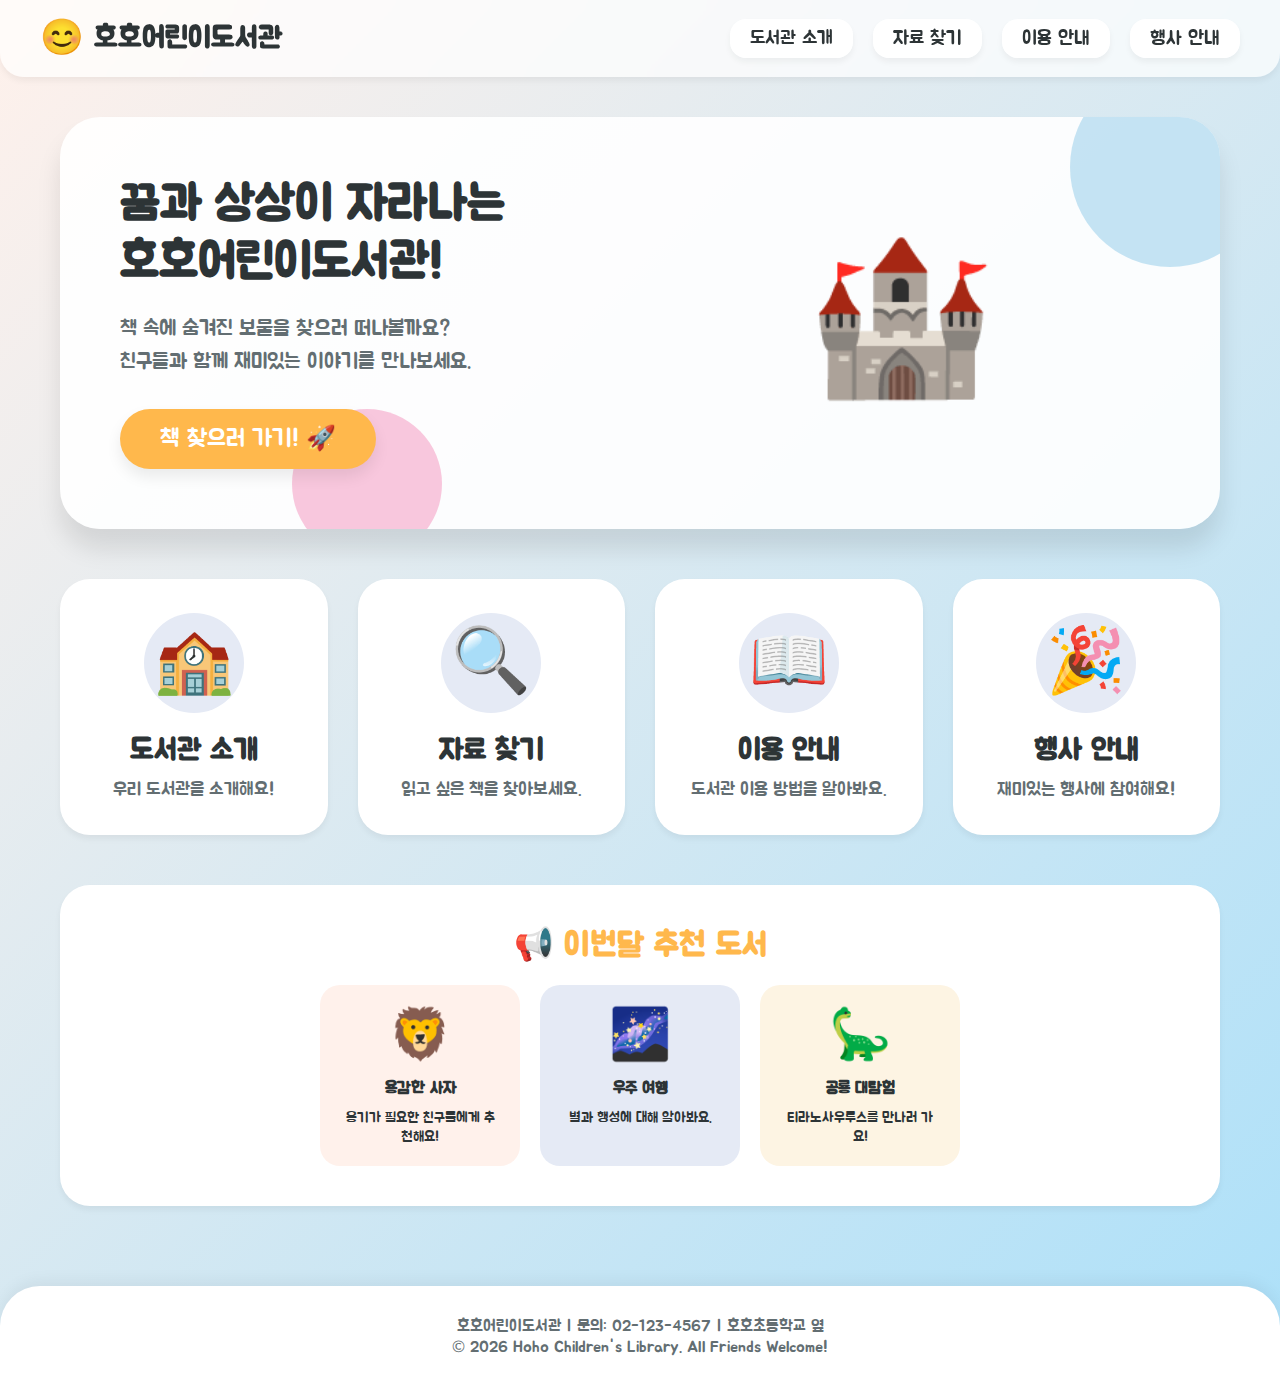
<file: index.htm>
<!DOCTYPE html>
<html lang="ko">
<head>
    <meta charset="UTF-8">
    <meta name="viewport" content="width=device-width, initial-scale=1.0">
    <title>호호어린이도서관에 오신 것을 환영합니다!</title>
    <link rel="stylesheet" href="style.css">
    <!-- Using Google Fonts for consistency with CSS -->
    <link href="https://fonts.googleapis.com/css2?family=Jua&family=Gamja+Flower&family=Nunito:wght@400;700;900&display=swap" rel="stylesheet">
</head>
<body>

    <header>
        <div class="nav-container">
            <a href="index.html" class="logo">
                <span>😊</span> 호호어린이도서관
            </a>
            <nav>
                <ul>
                    <li><a href="introduce.htm">도서관 소개</a></li>
                    <li><a href="find.htm">자료 찾기</a></li>
                    <li><a href="library_use.htm">이용 안내</a></li>
                    <li><a href="events.htm">행사 안내</a></li>
                </ul>
            </nav>
        </div>
    </header>

    <main>
        <!-- Hero Section -->
        <section class="hero">
            <div class="circle circle-1"></div>
            <div class="circle circle-2"></div>
            
            <div class="hero-text">
                <h1>꿈과 상상이 자라나는<br>호호어린이도서관!</h1>
                <p>책 속에 숨겨진 보물을 찾으러 떠나볼까요?<br>친구들과 함께 재미있는 이야기를 만나보세요.</p>
                <a href="find.htm" class="hero-btn">책 찾으러 가기! 🚀</a>
            </div>
            
            <div class="hero-image">
                <!-- Using a large emoji as a placeholder for a hero image -->
                <div style="font-size: 150px;">🏰</div>
            </div>
        </section>

        <!-- Menu Section -->
        <section class="menu-grid">
            
            <a href="introduce.htm" class="menu-card">
                <div class="menu-icon">🏫</div>
                <h3>도서관 소개</h3>
                <p>우리 도서관을 소개해요!</p>
            </a>

            <a href="find.htm" class="menu-card">
                <div class="menu-icon">🔍</div>
                <h3>자료 찾기</h3>
                <p>읽고 싶은 책을 찾아보세요.</p>
            </a>

            <a href="library_use.htm" class="menu-card">
                <div class="menu-icon">📖</div>
                <h3>이용 안내</h3>
                <p>도서관 이용 방법을 알아봐요.</p>
            </a>

            <a href="events.htm" class="menu-card">
                <div class="menu-icon">🎉</div>
                <h3>행사 안내</h3>
                <p>재미있는 행사에 참여해요!</p>
            </a>

        </section>
        
        <!-- Additional Fun Section -->
         <section style="background-color: #fff; border-radius: 30px; padding: 40px; box-shadow: var(--shadow-sm); text-align: center;">
            <h2 style="font-size: 2rem; color: var(--primary); margin-bottom: 20px;">📢 이번달 추천 도서</h2>
            <div style="display: flex; justify-content: center; gap: 20px; flex-wrap: wrap;">
                <div style="background: #FFF1EB; padding: 20px; border-radius: 20px; width: 200px;">
                    <div style="font-size: 50px;">🦁</div>
                    <h4 style="margin: 10px 0;">용감한 사자</h4>
                    <p style="font-size: 0.9rem;">용기가 필요한 친구들에게 추천해요!</p>
                </div>
                <div style="background: #E5EAF5; padding: 20px; border-radius: 20px; width: 200px;">
                    <div style="font-size: 50px;">🌌</div>
                    <h4 style="margin: 10px 0;">우주 여행</h4>
                    <p style="font-size: 0.9rem;">별과 행성에 대해 알아봐요.</p>
                </div>
                <div style="background: #FDF4E3; padding: 20px; border-radius: 20px; width: 200px;">
                    <div style="font-size: 50px;">🦕</div>
                    <h4 style="margin: 10px 0;">공룡 대탐험</h4>
                    <p style="font-size: 0.9rem;">티라노사우루스를 만나러 가요!</p>
                </div>
            </div>
        </section>

    </main>

    <footer>
        <p>호호어린이도서관 | 문의: 02-123-4567 | 호호초등학교 옆</p>
        <p>&copy; 2026 Hoho Children's Library. All Friends Welcome!</p>
    </footer>

</body>
</html>
</file>
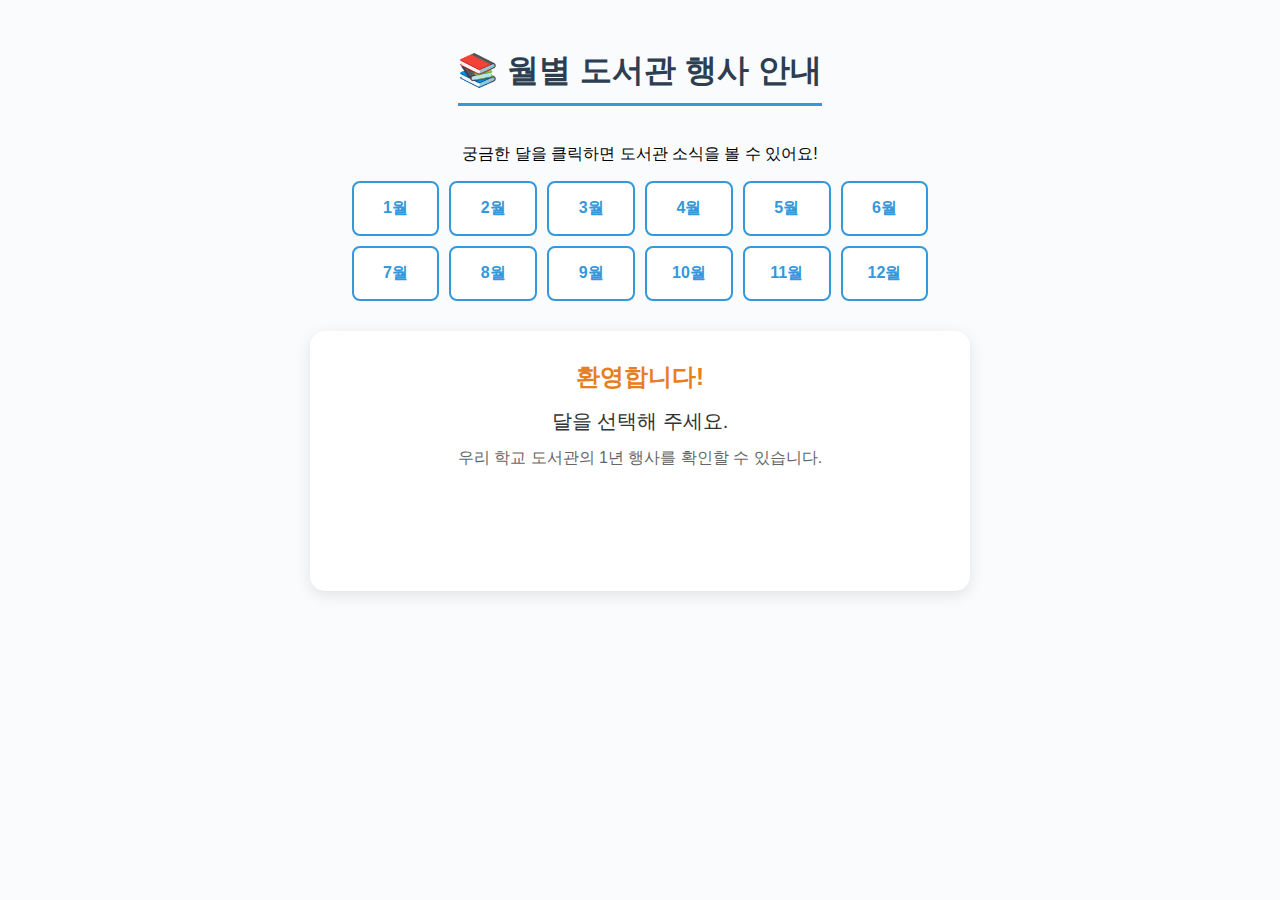
<file: events.htm>
<!DOCTYPE html>
<html lang="ko">
<head>
    <meta charset="UTF-8">
    <title>꿈나무 초등학교 도서관 - 월별 행사</title>
    <style>
        /* 기본 스타일 설정 */
        body {
            font-family: 'Nanum Gothic', sans-serif;
            background-color: #f9fbfd;
            display: flex;
            flex-direction: column;
            align-items: center;
            padding: 20px;
        }

        h1 {
            color: #2c3e50;
            border-bottom: 3px solid #3498db;
            padding-bottom: 10px;
        }

        /* 월 선택 버튼 영역 */
        .month-container {
            display: grid;
            grid-template-columns: repeat(6, 1fr);
            gap: 10px;
            margin-bottom: 30px;
            max-width: 800px;
        }

        .month-btn {
            padding: 15px 25px;
            font-size: 16px;
            cursor: pointer;
            background-color: #fff;
            border: 2px solid #3498db;
            border-radius: 8px;
            color: #3498db;
            font-weight: bold;
            transition: all 0.3s;
        }

        .month-btn:hover {
            background-color: #ebf5fb;
        }

        .month-btn.active {
            background-color: #3498db;
            color: white;
        }

        /* 행사 상세 정보 카드 */
        .event-card {
            background-color: white;
            border-radius: 15px;
            box-shadow: 0 4px 15px rgba(0,0,0,0.1);
            padding: 30px;
            width: 100%;
            max-width: 600px;
            text-align: center;
            min-height: 200px;
        }

        .event-month {
            font-size: 24px;
            color: #e67e22;
            margin-bottom: 15px;
            font-weight: bold;
        }

        .event-title {
            font-size: 20px;
            margin-bottom: 10px;
            color: #333;
        }

        .event-desc {
            line-height: 1.6;
            color: #666;
        }

        /* 애니메이션 효과 */
        .fade-in {
            animation: fadeIn 0.5s ease-in;
        }

        @keyframes fadeIn {
            from { opacity: 0; transform: translateY(10px); }
            to { opacity: 1; transform: translateY(0); }
        }
    </style>
</head>
<body>

    <h1>📚 월별 도서관 행사 안내</h1>
    <p>궁금한 달을 클릭하면 도서관 소식을 볼 수 있어요!</p>

    <div class="month-container" id="monthButtons">
        </div>

    <div class="event-card" id="eventDisplay">
        <div class="event-month">환영합니다!</div>
        <div class="event-title">달을 선택해 주세요.</div>
        <div class="event-desc">우리 학교 도서관의 1년 행사를 확인할 수 있습니다.</div>
    </div>

    <script>
        // 12개월 행사 데이터 객체
        const libraryEvents = {
            1: { title: "겨울방학 독서 캠프", desc: "추운 겨울, 도서관에서 따뜻한 책 읽기! 독서 퀴즈와 북아트 활동을 진행합니다." },
            2: { title: "중고 도서 나눔 장터", desc: "내가 다 읽은 책을 친구들과 교환하며 소중한 책의 가치를 나눠요." },
            3: { title: "도서관과 친해지는 달", desc: "신입생 여러분 환영합니다! 대출증 만드는 법과 이용 교육이 있어요." },
            4: { title: "세계 책의 날 기념 행사", desc: "4월 23일, 책을 대출하는 친구들에게 예쁜 꽃씨나 사탕을 선물합니다." },
            5: { title: "가족과 함께하는 독서", desc: "가정의 달을 맞아 부모님과 함께 책을 읽고 소감을 남기는 달입니다." },
            6: { title: "우리 학교 다독왕 발표", desc: "1학기 동안 책을 가장 많이 읽은 친구들을 칭찬하고 시상합니다." },
            7: { title: "여름방학 북캉스", desc: "시원한 도서관에서 무더위를 이겨내는 테마 도서 전시회가 열립니다." },
            8: { title: "도서관 보물찾기", desc: "청구기호를 활용해 서가 속에 숨겨진 보물 카드를 찾아보세요!" },
            9: { title: "독서의 달 행사", desc: "가을은 독서의 계절! 작가님을 초청하여 직접 이야기를 듣는 시간을 가져요." },
            10: { title: "연체 지우개 주간", desc: "책을 늦게 반납해서 대출이 정지된 친구들의 연체를 풀어주는 주간입니다." },
            11: { title: "도서관 소원 나무", desc: "내년에 도서관에 새로 들어왔으면 하는 책 리스트를 적어 나무를 꾸며요." },
            12: { title: "크리스마스 영화 상영", desc: "한 해를 마무리하며 책 원작 영화를 도서관 시청각실에서 상영합니다." }
        };

        const monthButtonsContainer = document.getElementById('monthButtons');
        const eventDisplay = document.getElementById('eventDisplay');

        // 1. 월별 버튼 동적 생성
        for (let i = 1; i <= 12; i++) {
            const btn = document.createElement('button');
            btn.innerText = i + '월';
            btn.classList.add('month-btn');
            btn.onclick = () => showEvent(i, btn);
            monthButtonsContainer.appendChild(btn);
        }

        // 2. 행사 내용 보여주기 함수
        function showEvent(month, selectedBtn) {
            // 모든 버튼에서 active 클래스 제거
            document.querySelectorAll('.month-btn').forEach(btn => btn.classList.remove('active'));
            // 클릭한 버튼에 active 클래스 추가
            selectedBtn.classList.add('active');

            // 데이터 가져오기
            const event = libraryEvents[month];

            // 화면 업데이트 (애니메이션을 위해 클래스 재적용)
            eventDisplay.classList.remove('fade-in');
            void eventDisplay.offsetWidth; // 리플로우 강제 발생
            eventDisplay.classList.add('fade-in');

            eventDisplay.innerHTML = `
                <div class="event-month">${month}월 도서관 소식</div>
                <div class="event-title">✨ ${event.title}</div>
                <div class="event-desc">${event.desc}</div>
            `;
        }
    </script>
</body>
</html>
</file>
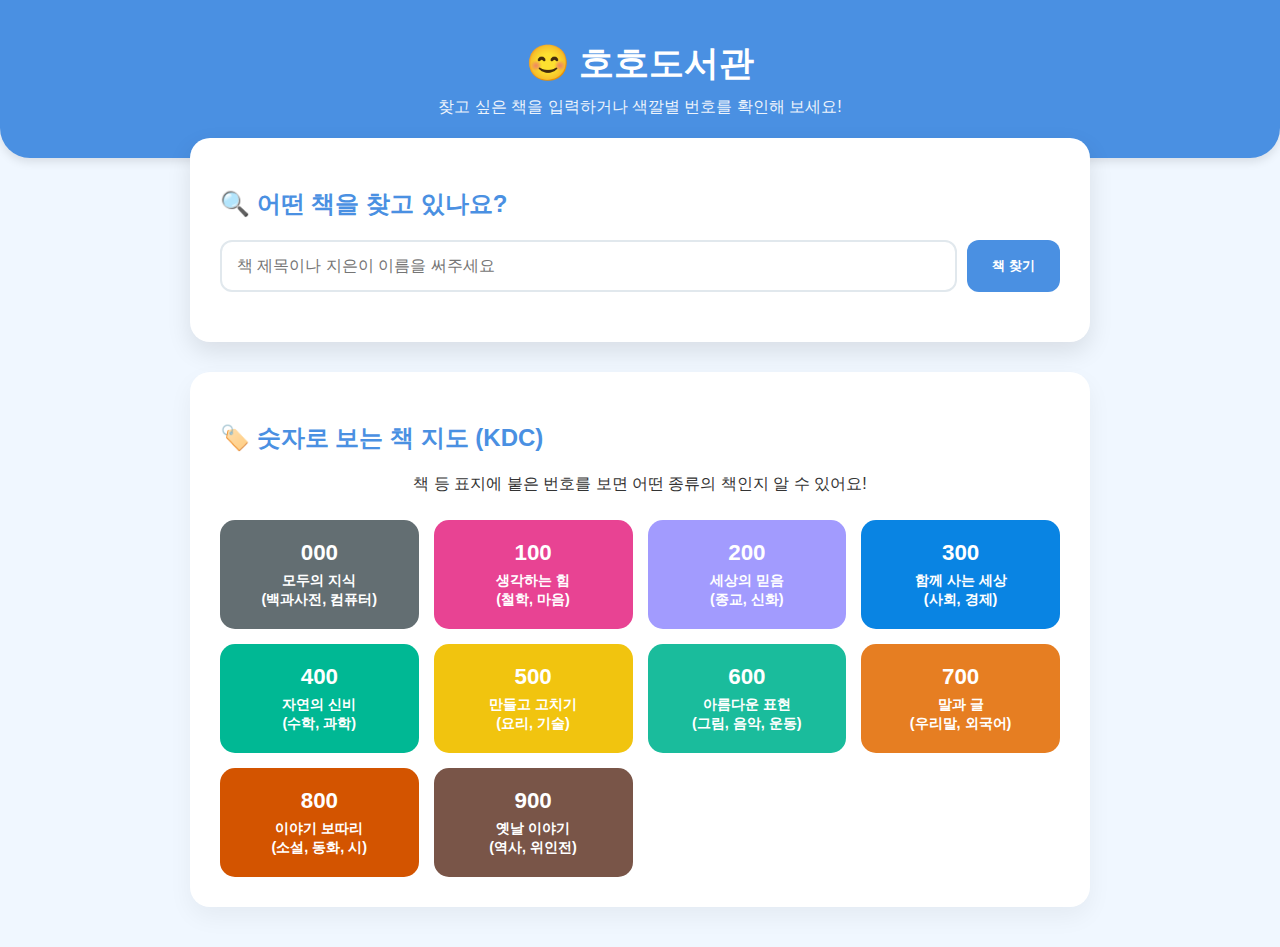
<file: find.htm>
<!DOCTYPE html>
<html lang="ko">
<head>
    <meta charset="UTF-8">
    <meta name="viewport" content="width=device-width, initial-scale=1.0">
    <title>호호도서관 - 책 찾기 대장</title>
    <style>
        :root {
            --primary-color: #4a90e2;
            --accent-color: #ffcc00;
            --bg-color: #f0f7ff;
            --white: #ffffff;
        }

        body {
            font-family: 'Nanum Gothic', sans-serif;
            background-color: var(--bg-color);
            margin: 0;
            padding: 0;
            color: #333;
        }

        /* 헤더 디자인 */
        header {
            background-color: var(--primary-color);
            color: white;
            padding: 40px 20px;
            text-align: center;
            border-bottom-left-radius: 30px;
            border-bottom-right-radius: 30px;
            box-shadow: 0 4px 10px rgba(0,0,0,0.1);
        }

        header h1 { margin: 0; font-size: 2.2em; }
        header p { margin: 10px 0 0; opacity: 0.9; }

        .container {
            max-width: 900px;
            margin: -20px auto 40px;
            padding: 0 20px;
        }

        /* 검색 영역 */
        .search-card {
            background: var(--white);
            padding: 30px;
            border-radius: 20px;
            box-shadow: 0 10px 25px rgba(0,0,0,0.1);
            margin-bottom: 30px;
        }

        .search-box {
            display: flex;
            gap: 10px;
        }

        input[type="text"] {
            flex: 1;
            padding: 15px;
            border: 2px solid #e1e8ed;
            border-radius: 12px;
            font-size: 16px;
            outline: none;
            transition: border-color 0.3s;
        }

        input[type="text"]:focus { border-color: var(--primary-color); }

        .search-btn {
            padding: 0 25px;
            background: var(--primary-color);
            color: white;
            border: none;
            border-radius: 12px;
            font-weight: bold;
            cursor: pointer;
            transition: background 0.3s;
        }

        .search-btn:hover { background: #357abd; }

        /* KDC 분류 안내 영역 */
        .kdc-section {
            background: var(--white);
            padding: 30px;
            border-radius: 20px;
            box-shadow: 0 10px 25px rgba(0,0,0,0.05);
        }

        .kdc-intro {
            text-align: center;
            margin-bottom: 25px;
        }

        .kdc-grid {
            display: grid;
            grid-template-columns: repeat(auto-fill, minmax(160px, 1fr));
            gap: 15px;
        }

        .kdc-item {
            padding: 20px 10px;
            border-radius: 15px;
            text-align: center;
            color: white;
            font-weight: bold;
            cursor: pointer;
            transition: transform 0.2s, box-shadow 0.2s;
            position: relative;
        }

        .kdc-item:hover {
            transform: translateY(-5px);
            box-shadow: 0 5px 15px rgba(0,0,0,0.2);
        }

        .kdc-num { font-size: 1.4em; display: block; margin-bottom: 5px; }
        .kdc-name { font-size: 0.9em; display: block; }

        /* 검색 결과 리스트 */
        .result-item {
            background: #f8f9fa;
            margin-top: 10px;
            padding: 15px;
            border-radius: 10px;
            display: flex;
            justify-content: space-between;
            align-items: center;
            border-left: 5px solid var(--primary-color);
            animation: slideIn 0.3s ease-out;
        }

        @keyframes slideIn {
            from { opacity: 0; transform: translateX(-10px); }
            to { opacity: 1; transform: translateX(0); }
        }

        .call-number {
            background: #eee;
            padding: 5px 10px;
            border-radius: 5px;
            font-family: 'Courier New', Courier, monospace;
            font-size: 0.9em;
        }

        h2 { color: var(--primary-color); display: flex; align-items: center; gap: 10px; }
    </style>
</head>
<body>

<header>
    <h1>😊 호호도서관</h1>
    <p>찾고 싶은 책을 입력하거나 색깔별 번호를 확인해 보세요!</p>
</header>

<div class="container">
    
    <div class="search-card">
        <h2>🔍 어떤 책을 찾고 있나요?</h2>
        <div class="search-box">
            <input type="text" id="bookInput" placeholder="책 제목이나 지은이 이름을 써주세요" onkeyup="if(window.event.keyCode==13){searchBooks()}">
            <button class="search-btn" onclick="searchBooks()">책 찾기</button>
        </div>
        <div id="searchResultArea" style="margin-top: 20px;"></div>
    </div>

    <div class="kdc-section">
        <div class="kdc-intro">
            <h2>🏷️ 숫자로 보는 책 지도 (KDC)</h2>
            <p>책 등 표지에 붙은 번호를 보면 어떤 종류의 책인지 알 수 있어요!</p>
        </div>
        
        <div class="kdc-grid">
            <div class="kdc-item" style="background:#636e72;"><span class="kdc-num">000</span><span class="kdc-name">모두의 지식<br>(백과사전, 컴퓨터)</span></div>
            <div class="kdc-item" style="background:#e84393;"><span class="kdc-num">100</span><span class="kdc-name">생각하는 힘<br>(철학, 마음)</span></div>
            <div class="kdc-item" style="background:#a29bfe;"><span class="kdc-num">200</span><span class="kdc-name">세상의 믿음<br>(종교, 신화)</span></div>
            <div class="kdc-item" style="background:#0984e3;"><span class="kdc-num">300</span><span class="kdc-name">함께 사는 세상<br>(사회, 경제)</span></div>
            <div class="kdc-item" style="background:#00b894;"><span class="kdc-num">400</span><span class="kdc-name">자연의 신비<br>(수학, 과학)</span></div>
            <div class="kdc-item" style="background:#f1c40f;"><span class="kdc-num">500</span><span class="kdc-name">만들고 고치기<br>(요리, 기술)</span></div>
            <div class="kdc-item" style="background:#1abc9c;"><span class="kdc-num">600</span><span class="kdc-name">아름다운 표현<br>(그림, 음악, 운동)</span></div>
            <div class="kdc-item" style="background:#e67e22;"><span class="kdc-num">700</span><span class="kdc-name">말과 글<br>(우리말, 외국어)</span></div>
            <div class="kdc-item" style="background:#d35400;"><span class="kdc-num">800</span><span class="kdc-name">이야기 보따리<br>(소설, 동화, 시)</span></div>
            <div class="kdc-item" style="background:#795548;"><span class="kdc-num">900</span><span class="kdc-name">옛날 이야기<br>(역사, 위인전)</span></div>
        </div>
        
    </div>

</div>

<script>
    // 호호도서관 소장 도서 목록 (예시 데이터)
    const inventory = [
        {title: "만복이네 떡집", author: "리혜", code: "813.8-리55만"},
        {title: "개미", author: "베르나르 베르베르", code: "495.7-베36개"},
        {title: "그리스 로마 신화", author: "토마스 불핀치", code: "211-불83그"},
        {title: "수학 유령의 집", author: "김수학", code: "410-김22수"},
        {title: "어린이 요리 백과", author: "맛나다", code: "594-맛12요"},
        {title: "해리포터와 마법사의 돌", author: "J.K. 롤링", code: "843-롤72해"},
        {title: "세종대왕 이야기", author: "역사사랑", code: "990-역15세"},
        {title: "어린이 맞춤법", author: "바른글", code: "711-바44어"}
    ];

    function searchBooks() {
        const query = document.getElementById('bookInput').value.trim().toLowerCase();
        const resultArea = document.getElementById('searchResultArea');
        
        if (!query) {
            resultArea.innerHTML = "<p style='color: #e74c3c;'>찾고 싶은 책의 이름을 입력해 주세요!</p>";
            return;
        }

        const filtered = inventory.filter(book => 
            book.title.toLowerCase().includes(query) || 
            book.author.toLowerCase().includes(query)
        );

        if (filtered.length > 0) {
            resultArea.innerHTML = `<h3>총 ${filtered.length}권을 찾았어요!</h3>` + 
                filtered.map(book => `
                    <div class="result-item">
                        <div>
                            <strong>📘 ${book.title}</strong><br>
                            <small>${book.author} 저</small>
                        </div>
                        <div class="call-number">${book.code}</div>
                    </div>
                `).join('');
        } else {
            resultArea.innerHTML = `
                <div style="text-align: center; padding: 20px;">
                    <span style="font-size: 40px;">😥</span>
                    <p>호호도서관에 아직 그 책이 없나 봐요.<br>제목을 다시 한번 확인해 볼까요?</p>
                </div>`;
        }
    }
</script>

</body>
</html>
</file>
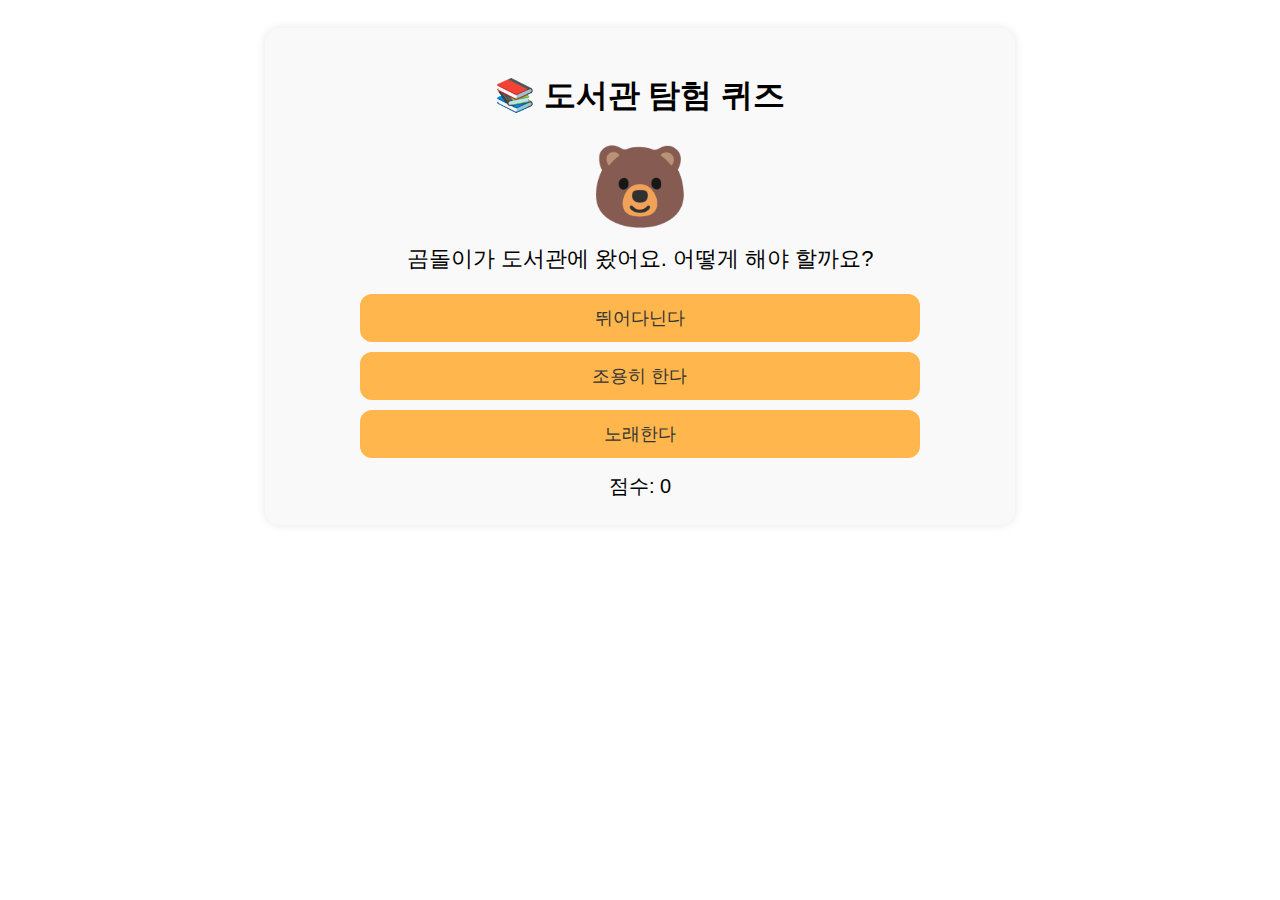
<file: library_use.htm>
<!DOCTYPE html>
<html lang="ko">
<head>
<meta charset="UTF-8">
<title>도서관 탐험 퀴즈</title>
<style>
body{
    font-family: Arial;
    background:white;
    text-align:center;
    padding:20px;
}
#game{
    background:#f9f9f9;
    max-width:700px;
    margin:auto;
    padding:25px;
    border-radius:15px;
    box-shadow:0 0 10px rgba(0,0,0,0.1);
}
#character{
    font-size:80px;
    margin-bottom:10px;
}
#question{
    font-size:22px;
    margin-bottom:20px;
}
.choice{
    display:block;
    margin:10px auto;
    padding:12px;
    width:80%;
    background:#ffb74d;
    color:#333;
    border:none;
    border-radius:12px;
    font-size:18px;
    cursor:pointer;
}
.choice:hover{
    background:#ffa726;
}
#score{
    margin-top:15px;
    font-size:20px;
}
</style>
</head>

<body>
<div id="game">
    <h1>📚 도서관 탐험 퀴즈</h1>
    <div id="character">🐻</div>
    <div id="question"></div>
    <div id="choices"></div>
    <div id="score">점수: 0</div>
</div>

<script>
const quiz = [
{
    char:"🐻",
    q:"곰돌이가 도서관에 왔어요. 어떻게 해야 할까요?",
    choices:["뛰어다닌다", "조용히 한다", "노래한다"],
    answer:"조용히 한다"
},
{
    char:"🐰",
    q:"토끼가 읽고 싶은 책을 찾고 있어요. 어떻게 할까요?",
    choices:["아무 책이나 고른다", "사서 선생님께 물어본다", "몰래 가져간다"],
    answer:"사서 선생님께 물어본다"
},
{
    char:"🐱",
    q:"고양이가 책을 다 읽었어요. 어떻게 해야 할까요?",
    choices:["아무 데나 둔다", "제자리에 꽂는다", "집에 가져간다"],
    answer:"제자리에 꽂는다"
},
{
    char:"🐶",
    q:"강아지가 친구를 만났어요. 도서관에서는?",
    choices:["크게 말한다", "속삭인다", "소리 지른다"],
    answer:"속삭인다"
},
{
    char:"🐼",
    q:"판다가 책이 찢어진 걸 발견했어요. 어떻게 해야 할까요?",
    choices:["숨긴다", "사서 선생님께 알려요", "버린다"],
    answer:"사서 선생님께 알려요"
}
];

let index=0;
let score=0;

function load(){
    const q=quiz[index];
    document.getElementById("character").innerText=q.char;
    document.getElementById("question").innerText=q.q;
    const c=document.getElementById("choices");
    c.innerHTML="";
    q.choices.forEach(ch=>{
        const b=document.createElement("button");
        b.className="choice";
        b.innerText=ch;
        b.onclick=()=>check(ch);
        c.appendChild(b);
    });
}

function check(sel){
    if(sel===quiz[index].answer){
        alert("정답이에요! 🎉");
        score++;
    }else{
        alert("틀렸어요 😅 정답은 "+quiz[index].answer);
    }
    index++;
    if(index<quiz.length){
        load();
    }else{
        document.getElementById("game").innerHTML=
        "<h1>끝! 🎉</h1><p>점수: "+score+" / "+quiz.length+"</p><button onclick='location.reload()'>다시 하기</button>";
    }
    document.getElementById("score").innerText="점수: "+score;
}

load();
</script>
</body>
</html>
</file>
<file: style.css>
/* 
   Hoho Children's Library Main Stylesheet
   Theme: Playful, Vibrant, Clean, Premium
   Target: Children (Primary School)
*/

@import url('https://fonts.googleapis.com/css2?family=Jua&family=Gamja+Flower&family=Nunito:wght@400;700;900&display=swap');

:root {
    /* Color Palette - Vibrant but Soft */
    --primary: #FFB84C; /* Sunny Yellow */
    --secondary: #A0D2EB; /* Sky Blue */
    --accent: #E5EAF5;   /* Soft Grey-Blue */
    --highlight: #F5A3C7; /* Soft Pink */
    --text-dark: #2D3436;
    --text-light: #636E72;
    --white: #FFFFFF;
    --card-bg: rgba(255, 255, 255, 0.9);
    
    /* Shadows - Soft and Float-y */
    --shadow-sm: 0 4px 6px rgba(0,0,0,0.05);
    --shadow-md: 0 8px 15px rgba(0,0,0,0.08);
    --shadow-lg: 0 20px 25px rgba(0,0,0,0.1);

    /* Spacing */
    --radius-lg: 24px;
    --radius-md: 16px;
    --radius-sm: 8px;
}

* {
    box-sizing: border-box;
    margin: 0;
    padding: 0;
}

body {
    font-family: 'Jua', 'Nunito', sans-serif;
    background: linear-gradient(135deg, #FFF1EB 0%, #ACE0F9 100%);
    color: var(--text-dark);
    min-height: 100vh;
    display: flex;
    flex-direction: column;
    overflow-x: hidden;
}

a {
    text-decoration: none;
    color: inherit;
}

/* Header & Nav */
header {
    background: rgba(255, 255, 255, 0.7);
    backdrop-filter: blur(10px);
    -webkit-backdrop-filter: blur(10px);
    position: sticky;
    top: 0;
    z-index: 1000;
    box-shadow: var(--shadow-sm);
    padding: 1rem 2rem;
    border-bottom-left-radius: var(--radius-lg);
    border-bottom-right-radius: var(--radius-lg);
}

.nav-container {
    max-width: 1200px;
    margin: 0 auto;
    display: flex;
    justify-content: space-between;
    align-items: center;
}

.logo {
    display: flex;
    align-items: center;
    gap: 10px;
    font-size: 1.8rem;
    color: var(--text-dark);
    font-weight: 700;
}

.logo span {
    color: var(--primary);
    font-size: 2.2rem;
}

nav ul {
    display: flex;
    list-style: none;
    gap: 20px;
}

nav a {
    font-size: 1.2rem;
    padding: 10px 20px;
    border-radius: var(--radius-md);
    transition: all 0.3s ease;
    background: white;
    box-shadow: var(--shadow-sm);
    color: var(--text-dark);
}

nav a:hover {
    transform: translateY(-3px);
    box-shadow: var(--shadow-md);
    background: var(--primary);
    color: var(--white);
}

/* Main Content */
main {
    flex: 1;
    width: 100%;
    max-width: 1200px;
    margin: 0 auto;
    padding: 40px 20px;
    display: flex;
    flex-direction: column;
    gap: 50px;
}

/* Hero Section */
.hero {
    display: flex;
    align-items: center;
    justify-content: space-between;
    background: var(--card-bg);
    border-radius: 40px;
    padding: 60px;
    box-shadow: var(--shadow-lg);
    position: relative;
    overflow: hidden;
}

.hero-text {
    flex: 1;
    z-index: 2;
}

.hero h1 {
    font-size: 3rem;
    margin-bottom: 20px;
    line-height: 1.2;
    color: var(--text-dark);
}

.hero p {
    font-size: 1.3rem;
    color: var(--text-light);
    margin-bottom: 30px;
    line-height: 1.6;
}

.hero-btn {
    display: inline-block;
    padding: 15px 40px;
    background: var(--primary);
    color: white;
    font-size: 1.5rem;
    border-radius: 50px;
    box-shadow: var(--shadow-md);
    transition: transform 0.2s, box-shadow 0.2s;
}

.hero-btn:hover {
    transform: scale(1.05);
    box-shadow: var(--shadow-lg);
    background: #FF9F1C;
}

/* Decorative Circles in Hero */
.circle {
    position: absolute;
    border-radius: 50%;
    z-index: 1;
    opacity: 0.6;
}

.circle-1 {
    width: 200px;
    height: 200px;
    background: var(--secondary);
    top: -50px;
    right: -50px;
}

.circle-2 {
    width: 150px;
    height: 150px;
    background: var(--highlight);
    bottom: -30px;
    left: 20%;
}

.hero-image {
    flex: 1;
    display: flex;
    justify-content: center;
    z-index: 2;
}

.hero-image img {
    max-width: 100%;
    height: auto;
    filter: drop-shadow(0 10px 10px rgba(0,0,0,0.1));
}

/* Menu Grid */
.menu-grid {
    display: grid;
    grid-template-columns: repeat(auto-fit, minmax(250px, 1fr));
    gap: 30px;
}

.menu-card {
    background: var(--white);
    border-radius: 30px;
    padding: 30px;
    text-align: center;
    transition: all 0.4s ease;
    box-shadow: var(--shadow-sm);
    display: flex;
    flex-direction: column;
    align-items: center;
    justify-content: center;
    cursor: pointer;
    position: relative;
    overflow: hidden;
    border: 4px solid transparent;
}

.menu-card:hover {
    transform: translateY(-10px);
    box-shadow: var(--shadow-lg);
    border-color: var(--secondary);
}

.menu-icon {
    font-size: 4rem;
    margin-bottom: 20px;
    background: var(--accent);
    width: 100px;
    height: 100px;
    display: flex;
    align-items: center;
    justify-content: center;
    border-radius: 50%;
    color: var(--primary);
}

.menu-card h3 {
    font-size: 1.8rem;
    margin-bottom: 10px;
    color: var(--text-dark);
}

.menu-card p {
    color: var(--text-light);
    font-size: 1.1rem;
}

/* Footer */
footer {
    background: white;
    padding: 30px;
    text-align: center;
    border-top-left-radius: 40px;
    border-top-right-radius: 40px;
    margin-top: 40px;
    box-shadow: 0 -5px 15px rgba(0,0,0,0.05);
}

footer p {
    color: var(--text-light);
    font-size: 1rem;
}

/* Responsive */
@media (max-width: 768px) {
    .nav-container {
        flex-direction: column;
        gap: 15px;
    }
    
    .hero {
        flex-direction: column;
        text-align: center;
        padding: 40px 20px;
    }

    .hero-btn {
        width: 100%;
    }
}
</file>
